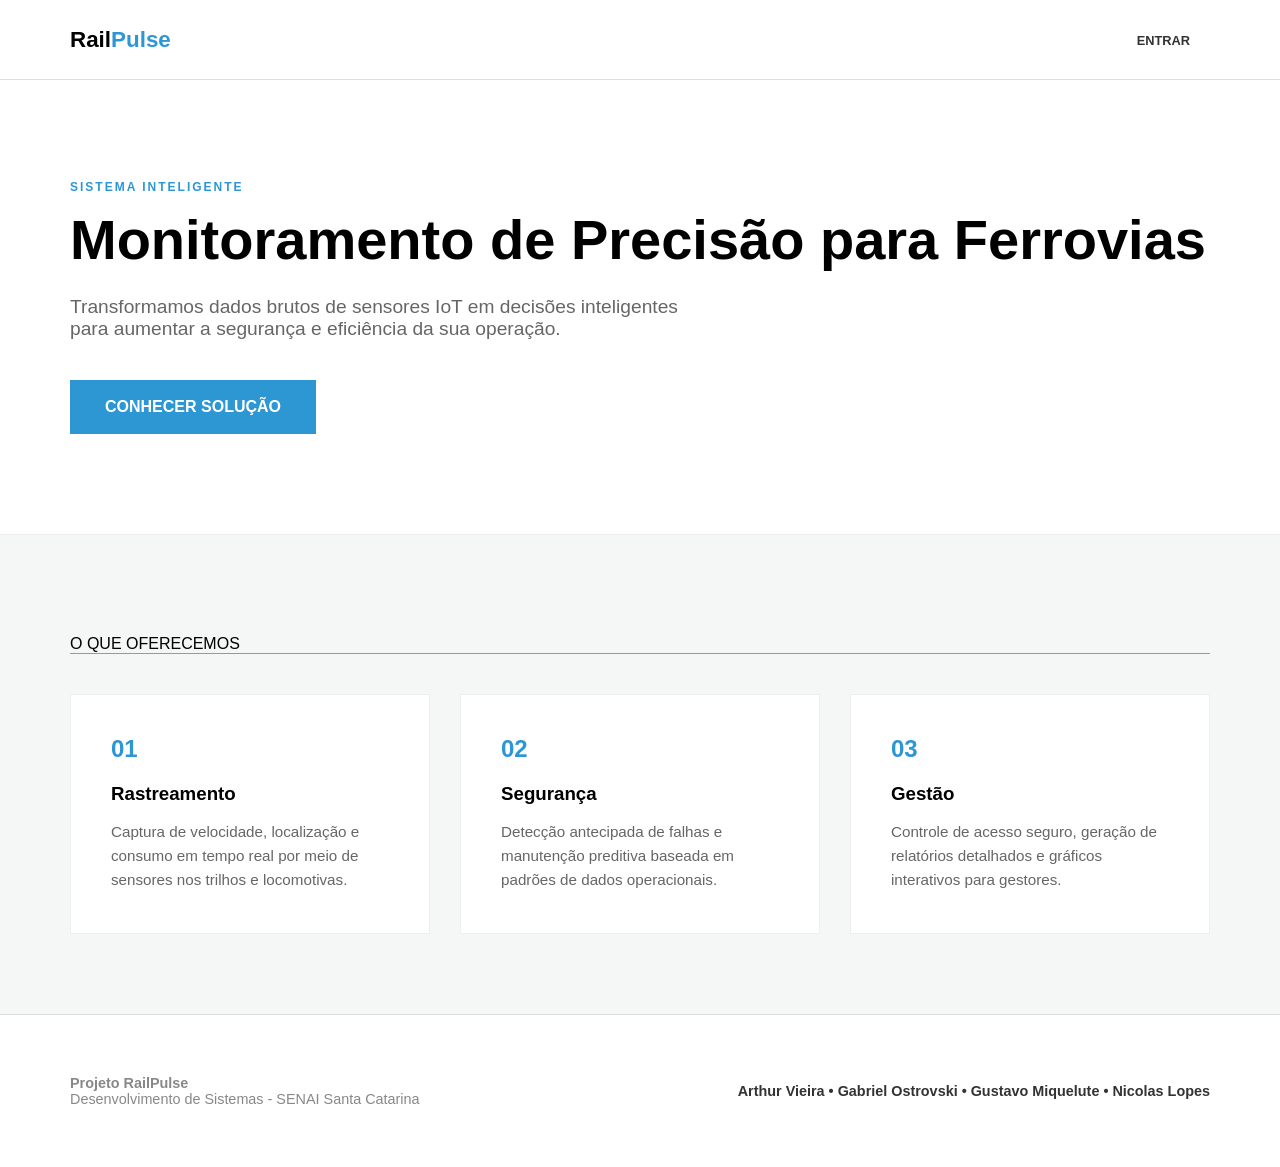
<file: index.html>
<!DOCTYPE html>
<html lang="pt-BR">
<head>
    <meta charset="UTF-8">
    <meta name="viewport" content="width=device-width, initial-scale=1.0">
    <title>RailPulse</title>
    <link rel="stylesheet" href="assets/style/style.css">
</head>
<body class="corpo-inicial">
    
    <nav class="navegacao">
        <div class="container-menu">
            <div class="logo">Rail<span>Pulse</span></div>
            <div class="botoes-topo">
                <a href="public/login.php" class="link-entrar">ENTRAR</a>
            </div>
        </div>
    </nav>

    <header class="banner">
        <div class="container">
            <div class="conteudo-banner">
                <span class="etiqueta">SISTEMA INTELIGENTE</span>
                <h1 class="titulo-principal">Monitoramento de Precisão para Ferrovias</h1>
                <p class="texto-apoio">Transformamos dados brutos de sensores IoT em decisões inteligentes para aumentar a segurança e eficiência da sua operação.</p>
                <div class="acoes">
                    <a href="#solucoes" class="botao-azul">CONHECER SOLUÇÃO</a>
                </div>
            </div>
        </div>
    </header>

    <section id="solucoes" class="recursos">
        <div class="container">
            <div class="section-title light">O QUE OFERECEMOS</div>
            <div class="grade-recursos">
                <div class="cartao">
                    <div class="numero">01</div>
                    <h3>Rastreamento</h3>
                    <p>Captura de velocidade, localização e consumo em tempo real por meio de sensores nos trilhos e locomotivas.</p>
                </div>
                <div class="cartao">
                    <div class="numero">02</div>
                    <h3>Segurança</h3>
                    <p>Detecção antecipada de falhas e manutenção preditiva baseada em padrões de dados operacionais.</p>
                </div>
                <div class="cartao">
                    <div class="numero">03</div>
                    <h3>Gestão</h3>
                    <p>Controle de acesso seguro, geração de relatórios detalhados e gráficos interativos para gestores.</p>
                </div>
            </div>
        </div>
    </section>

    <footer class="rodape">
        <div class="container">
            <div class="conteudo-rodape">
                <div class="info-projeto">
                    <p><strong>Projeto RailPulse</strong></p>
                    <p>Desenvolvimento de Sistemas - SENAI Santa Catarina</p>
                </div>
                <div class="equipe">
                    <span>Arthur Vieira • Gabriel Ostrovski • Gustavo Miquelute • Nicolas Lopes  </span>
                </div>
            </div>
        </div>
    </footer>
</body>
</html>
</file>
<file: assets/style/style.css>
:root {
    --cor-fundo: #f4f7f6;
    --cor-texto: #333333;
    --cor-detalhe: rgb(45, 151, 212);
    --cor-erro: #d9534f;
    --cor-sucesso: #5cb85c;
}

* {
    margin: 0;
    padding: 0;
    box-sizing: border-box;
    font-family: 'Inter', Arial, sans-serif;
}

body {
    background-color: #f4f7f6;
    color: #000;
}

.corpo-inicial {
    background-color: #f4f7f6;
    margin: 0;
}

.corpo-inicial .container {
    max-width: 1200px;
    margin: 0 auto;
    padding: 0 30px;
}

.corpo-inicial .navegacao {
    height: 80px;
    background: #fff;
    display: flex;
    align-items: center;
    border-bottom: 1px solid #ddd;
    position: sticky;
    top: 0;
    z-index: 1000;
}

.corpo-inicial .container-menu {
    width: 100%;
    max-width: 1200px;
    margin: 0 auto;
    padding: 0 30px;
    display: flex;
    justify-content: space-between;
    align-items: center;
}

.corpo-inicial .logo {
    font-size: 1.4rem;
    font-weight: 800;
}

.corpo-inicial .logo span {
    color: rgb(45, 151, 212);
}

.link-entrar {
    text-decoration: none;
    color: #333;
    font-weight: 700;
    font-size: 0.8rem;
    margin-right: 20px;
}

.botao-destaque {
    text-decoration: none;
    background: #000;
    color: #fff;
    padding: 10px 20px;
    font-weight: bold;
    font-size: 0.8rem;
}

.banner {
    background: #fff;
    padding: 100px 0;
    border-bottom: 1px solid #eee;
}

.etiqueta {
    color: rgb(45, 151, 212);
    font-weight: 800;
    font-size: 0.75rem;
    letter-spacing: 2px;
    display: block;
    margin-bottom: 15px;
}

.titulo-principal {
    font-size: 3.5rem;
    font-weight: 900;
    line-height: 1.1;
    margin-bottom: 25px;
    color: #000;
}

.texto-apoio {
    font-size: 1.2rem;
    color: #666;
    max-width: 650px;
    margin-bottom: 40px;
}

.botao-azul {
    background-color: rgb(45, 151, 212);
    color: #fff;
    padding: 18px 35px;
    text-decoration: none;
    font-weight: bold;
    display: inline-block;
}

.recursos {
    padding: 80px 0;
}

.grade-recursos {
    display: grid;
    grid-template-columns: repeat(3, 1fr);
    gap: 30px;
    margin-top: 40px;
}

.cartao {
    background: #fff;
    padding: 40px;
    border: 1px solid #eee;
}

.numero {
    color: rgb(45, 151, 212);
    font-weight: 900;
    font-size: 1.5rem;
    margin-bottom: 20px;
}

.cartao h3 {
    margin-bottom: 15px;
    font-weight: 700;
}

.cartao p {
    color: #666;
    font-size: 0.95rem;
    line-height: 1.6;
}

.rodape {
    background: #fff;
    padding: 60px 0;
    border-top: 1px solid #ddd;
    color: #888;
    font-size: 0.9rem;
}

.conteudo-rodape {
    display: flex;
    justify-content: space-between;
    align-items: center;
}

.equipe {
    font-weight: bold;
    color: #333;
}

@media (max-width: 900px) {
    .grade-recursos {
        grid-template-columns: 1fr;
    }
    .titulo-principal {
        font-size: 2.5rem;
    }
    .conteudo-rodape {
        flex-direction: column;
        text-align: center;
        gap: 20px;
    }
}

/* ==========================================
   LOGIN (body-login)
   ========================================== */
.body-login {
    background-image: url(../img/Trem.png);
    background-size: cover;
    background-position: center;
    background-attachment: fixed;
    background-color: rgba(60, 60, 60, 0.7);
    background-blend-mode: multiply;
    display: flex;
    justify-content: center;
    align-items: center;
    min-height: 100vh;
}

.body-login main {
    width: 100%;
    max-width: 400px;
    padding: 20px;
}

.body-login h2 {
    text-align: left;
    font-size: 1.5rem;
    margin-bottom: 20px;
    font-weight: 600;
}

.body-login #form {
    display: flex;
    flex-direction: column;
    gap: 15px;
}

.body-login .conjunto {
    display: flex;
    flex-direction: column;
}

.body-login label {
    font-size: 0.8rem;
    margin-bottom: 5px;
    text-transform: uppercase;
    color: #777;
}

.body-login input {
    padding: 10px 0;
    border: none;
    border-bottom: 2px solid #ccc;
    background: transparent;
    font-size: 1rem;
    outline: none;
    transition: border-color 0.3s;
}

.body-login input:focus {
    border-bottom-color: var(--cor-detalhe);
}

.body-login button {
    margin-top: 10px;
    padding: 12px;
    border: 1px solid var(--cor-detalhe);
    background-color: var(--cor-detalhe);
    color: white;
    font-size: 0.9rem;
    cursor: pointer;
    transition: all 0.3s;
}

.body-login button:hover {
    background-color: transparent;
    color: var(--cor-detalhe);
}

.body-login .toggle {
    margin-top: 20px;
    text-align: center;
    font-size: 0.85rem;
    cursor: pointer;
    color: #555;
}

.body-login .toggle:hover {
    text-decoration: underline;
}

.body-login .erro {
    color: var(--cor-erro);
    text-align: center;
}

.body-login .sucesso {
    color: var(--cor-sucesso);
    text-align: center;
}

.body-login .logo {
    position: absolute;
    top: 20px;
    left: 20px;
    font-size: 1.4rem;
    font-weight: 800;
    color: white;
}

.body-login .logo span {
    color: rgb(45, 151, 212);
}

.body-login .e-form {
    background-color: #ffffff;
    padding: 30px;
    border-radius: 8px;
    box-shadow: 0 10px 25px rgba(0, 0, 0, 0.1);
    border: 1px solid #eee;
}

/* ==========================================
   DASHBOARD
   ========================================== */
.app-container {
    display: flex;
    min-height: 100vh;
}

.topbar {
    position: absolute;
    top: 0;
    right: 0;
    left: 250px;
    height: 50px;
    display: flex;
    justify-content: flex-end;
    align-items: center;
    padding: 0 30px;
}

.topbar-info {
    display: flex;
    align-items: center;
    gap: 20px;
    margin-left: auto;
}

.topbar-matricula {
    font-size: 0.8rem;
    font-weight: 600;
    color: #444;
    background-color: #e9ecef;
    padding: 4px 12px;
    border-radius: 4px;
}

.topbar-matricula:empty {
    display: none;
}

.topbar a {
    text-decoration: none;
    color: #666;
    font-weight: 600;
}

.topbar a:hover {
    color: #000;
}

.navegacao {
    width: 100%;
    background-color: #fff;
    border-bottom: 1px solid #ddd;
    position: sticky;
    top: 0;
    z-index: 1000;
}

.sidebar .menu-title {
    font-size: 0.75rem;
    color: #888;
    font-weight: bold;
    padding: 20px;
}

.sidebar ul {
    list-style: none;
}

.sidebar li {
    border-bottom: 1px solid #f0f0f0;
}

.sidebar a {
    display: block;
    padding: 15px 20px;
    text-decoration: none;
    color: #333;
    font-weight: 700;
}

.sidebar a:hover {
    background-color: #f5f5f5;
}

.sidebar a.active {
    background-color: #000;
    color: #fff;
}

.main-content {
    flex: 1;
    padding: 70px 40px;
}

.page-title {
    font-size: 1.8rem;
    margin-bottom: 15px;
}

.divider {
    border: none;
    border-top: 1px solid #ddd;
    margin-bottom: 15px;
}

.section-title.light {
    border-bottom: 1px solid #999;
    margin: 20px 0;
}

.form-group {
    margin-bottom: 15px;
    position: relative;
}

.form-group label {
    font-size: 0.7rem;
    font-weight: bold;
}

.form-group input,
.form-group select {
    width: 100%;
    padding: 12px;
    border: 1px solid #ccc;
    font-size: 0.9rem;
    background-color: #fff;
}

.form-group input:focus,
.form-group select:focus {
    outline: none;
    border-color: rgb(45, 151, 212);
    box-shadow: 0 0 0 2px rgba(0, 0, 205, 0.1);
}

.form-group select {
    appearance: none;
    cursor: pointer;
    background-image: url("data:image/svg+xml;utf8,<svg fill='black' height='20' viewBox='0 0 24 24' width='20'><path d='M7 10l5 5 5-5z'/></svg>");
    background-repeat: no-repeat;
    background-position: right 10px center;
}

.form-group select:hover {
    border-color: rgb(45, 151, 212);
}

.form-row {
    display: flex;
    gap: 20px;
}

.form-row .form-group {
    flex: 1;
}

.buttons-row {
    display: flex;
    gap: 15px;
    margin-top: 20px;
}

.btn {
    padding: 15px;
    font-weight: bold;
    cursor: pointer;
    border: none;
    transition: opacity 0.2s;
}

.btn:hover {
    opacity: 0.85;
}

.btn-primary {
    background-color: rgb(45, 151, 212);
    color: #fff;
}

.btn-secondary {
    background-color: #fff;
    border: 1px solid #000;
}

.msg-sucesso {
    background-color: #d4edda;
    color: #155724;
    padding: 10px;
    margin: 10px 0;
    border-radius: 4px;
    font-weight: 600;
}

.msg-erro {
    background-color: #f8d7da;
    color: #721c24;
    padding: 10px;
    margin: 10px 0;
    border-radius: 4px;
    font-weight: 600;
}

.logo {
    font-size: 1.4rem;
    font-weight: 800;
    margin-right: 40px;
    white-space: nowrap;
}

.logo span {
    color: rgb(45, 151, 212);
}

.container-menu {
    width: 100%;
    max-width: 100%;
    padding: 0 40px;
    display: flex;
    align-items: center;
    height: 70px;
}

.paginas {
    height: 60px;
    display: flex;
    align-items: center;
    padding: 15px 20px;
    text-decoration: none;
    color: #333;
    font-weight: 700;
}

.paginas a {
    height: 100%;
    text-decoration: none;
    color: #333;
    font-weight: 700;
    font-size: 0.85rem;
    padding: 0 20px;
    display: flex;
    align-items: center;
    transition: all 0.2s;
    border-bottom: 3px solid transparent;
}

.paginas a.active {
    color: rgb(45, 151, 212);
    background-color: #f0f4ff;
    border-bottom: 3px solid rgb(45, 151, 212);
    position: relative;
}

.paginas:hover {
    background-color: #f5f5f5;
    color: rgb(45, 151, 212);
}

.paginas.active {
    background-color: #000;
    color: #fff;
}

.usuarios-header {
    display: flex;
    justify-content: space-between;
    align-items: center;
    margin-bottom: 20px;
}

.btn-link {
    text-decoration: none;
}

.usuarios-table {
    width: 100%;
    border-collapse: collapse;
    background-color: #fff;
    border: 1px solid #ddd;
}

.usuarios-table th,
.usuarios-table td {
    padding: 15px;
    text-align: left;
    border-bottom: 1px solid #eee;
}

.usuarios-table th {
    background-color: #f5f5f5;
    font-size: 0.8rem;
    font-weight: 700;
}

.usuarios-table tr:hover {
    background-color: #f9f9f9;
}

.sem-usuarios {
    text-align: center;
    padding: 20px;
    color: #777;
}

.list-toolbar {
    display: flex;
    gap: 12px;
    align-items: center;
    margin: 18px 0 10px;
}

.search-wrap {
    flex: 1;
}

.search-wrap input {
    width: 100%;
    padding: 10px 14px;
    border: 1px solid #ccc;
    font-size: 0.88rem;
    border-radius: 4px;
    transition: border-color .2s;
}

.search-wrap input:focus {
    outline: none;
    border-color: #0000cd;
    box-shadow: 0 0 0 2px rgba(0, 0, 205, .12);
}

.table-wrapper {
    overflow-x: auto;
    border: 1px solid #ddd;
    border-radius: 4px;
}

#tabela-sensores {
    width: 100%;
    border-collapse: collapse;
    font-size: 0.85rem;
}

#tabela-sensores thead {
    background-color: #e8e8e8;
}

#tabela-sensores th,
#tabela-sensores td {
    padding: 12px 16px;
    text-align: left;
    border-bottom: 1px solid #eee;
}

#tabela-sensores th {
    font-size: 0.75rem;
    font-weight: 700;
    letter-spacing: .04em;
    color: #555;
}

#tabela-sensores tbody tr:hover {
    background-color: #f7f9ff;
}

.badge {
    display: inline-block;
    padding: 4px 10px;
    border-radius: 3px;
    font-size: 0.72rem;
    font-weight: 700;
    letter-spacing: .05em;
    text-transform: uppercase;
}

.badge-ativo {
    background: #0000cd;
    color: #fff;
}

.badge-espera {
    background: #e0e0e0;
    color: #333;
    border: 1px solid #bbb;
}

.badge-falha {
    background: #cc2222;
    color: #fff;
}

.acao-link {
    font-size: 0.75rem;
    font-weight: 700;
    text-decoration: none;
    margin-right: 10px;
    letter-spacing: .04em;
}

.acao-link.editar {
    color: #0000cd;
}

.acao-link.excluir {
    color: #cc2222;
}

.acao-link:hover {
    text-decoration: underline;
}

.aviso-info {
    margin-top: 14px;
    padding: 12px 16px;
    background: #fff3cd;
    border: 1px solid #ffc107;
    border-radius: 4px;
    font-size: 0.78rem;
    color: #856404;
    letter-spacing: .03em;
}

.msg-vazio {
    padding: 20px;
    text-align: center;
    color: #999;
    font-size: 0.85rem;
}

#msg-sensor {
    margin-top: 10px;
    font-size: 0.85rem;
}

.msg-ok {
    background: #d4edda;
    color: #155724;
    padding: 10px 14px;
    border-radius: 4px;
}

.msg-err {
    background: #f8d7da;
    color: #721c24;
    padding: 10px 14px;
    border-radius: 4px;
}

#section-cadastro {
    background: #fff;
    border: 1px solid #e0e0e0;
    border-radius: 6px;
    padding: 24px 28px;
    margin-bottom: 24px;
}

.modal-overlay {
    position: fixed;
    inset: 0;
    background: rgba(0, 0, 0, .45);
    z-index: 1000;
    display: flex;
    align-items: center;
    justify-content: center;
}

.modal-box {
    background: #fff;
    border-radius: 8px;
    padding: 32px 36px;
    width: 680px;
    max-width: 95vw;
    box-shadow: 0 8px 32px rgba(0, 0, 0, .18);
}

.modal-title {
    font-size: 1rem;
    font-weight: 700;
    margin-bottom: 20px;
    letter-spacing: .06em;
    border-bottom: 2px solid #0000cd;
    padding-bottom: 8px;
    color: #0000cd;
}

.topbar-user {
    font-size: 0.8rem;
    color: #888;
    margin-right: 18px;
}

/* Override form-group properties for modal and detailed forms */
.form-group {
    margin-bottom: 14px;
    flex: 1;
}

.form-group label {
    display: block;
    font-size: 0.7rem;
    font-weight: 700;
    margin-bottom: 5px;
    letter-spacing: .04em;
}

.form-group input,
.form-group select {
    width: 100%;
    padding: 10px 12px;
    border: 1px solid #ccc;
    font-size: 0.88rem;
    border-radius: 3px;
    background-color: #fff;
    transition: border-color .2s;
}

.form-group input:focus,
.form-group select:focus {
    outline: none;
    border-color: #0000cd;
    box-shadow: 0 0 0 2px rgba(0, 0, 205, .1);
}
</file>
